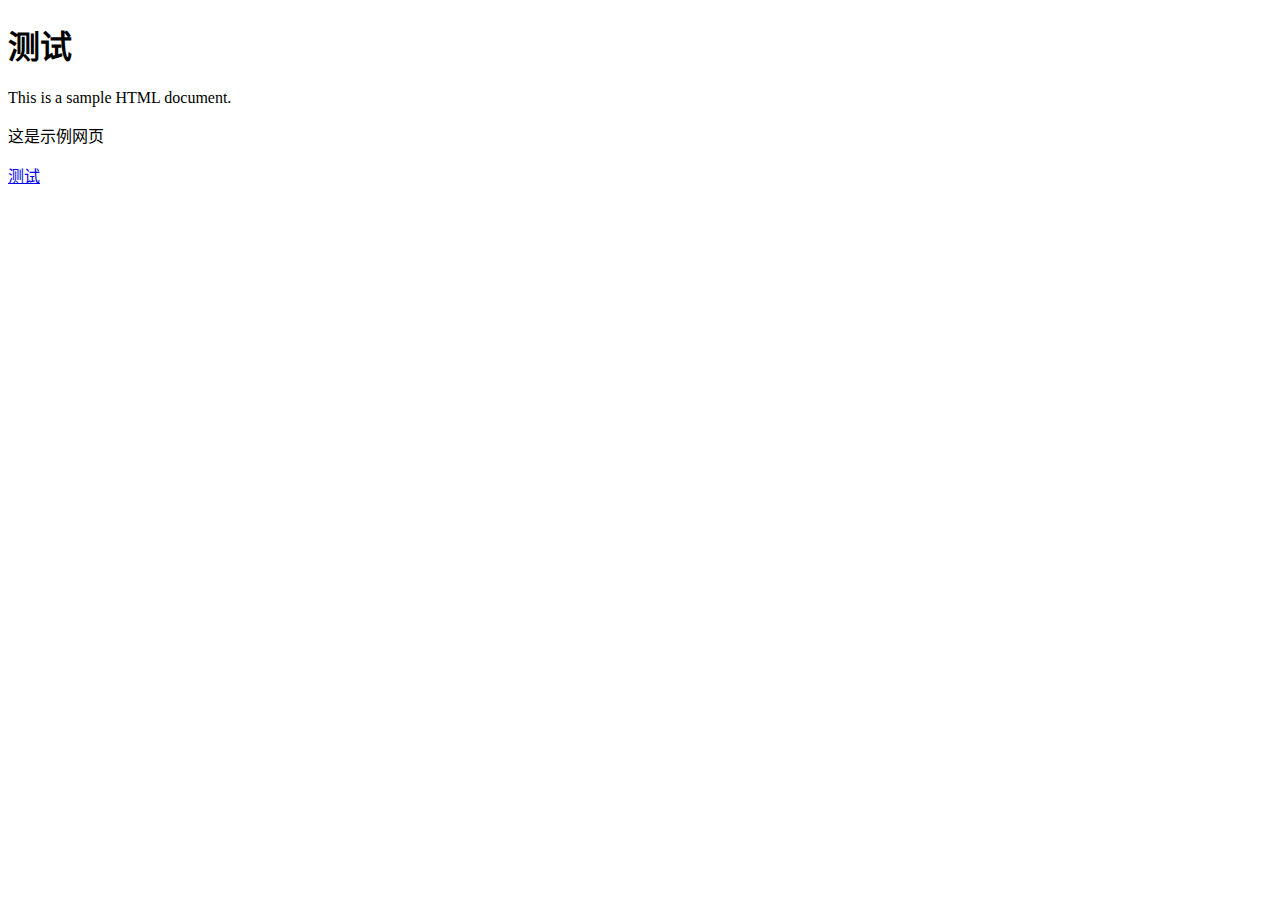
<file: index.html>
<!DOCTYPE html>
<html lang="zh-CN">
<head>
    <meta charset="UTF-8">
    <meta name="viewport" content="width=device-width, initial-scale=1.0">
    <title>博客网站测试</title>    
</head>
<body>
    <h1>测试</h1>
    <p>This is a sample HTML document.</p>
    <p>这是示例网页</p>
    <a href="/home.html" id="test-link">测试</a>
    <div id="captcha" hidden>
        <p>人机验证：点击播放后，数清蜂鸣次数并输入数字。</p>
        <button type="button" id="play-beep">播放蜂鸣</button>
        <input type="number" id="beep-answer" min="1" max="8" placeholder="次数">
        <button type="button" id="confirm-answer">确认</button>
        <button type="button" id="cancel-captcha">取消</button>
        <p id="captcha-message"></p>
    </div>
</body>
<script src="js/recaptcha.js"></script>
</html>
</file>
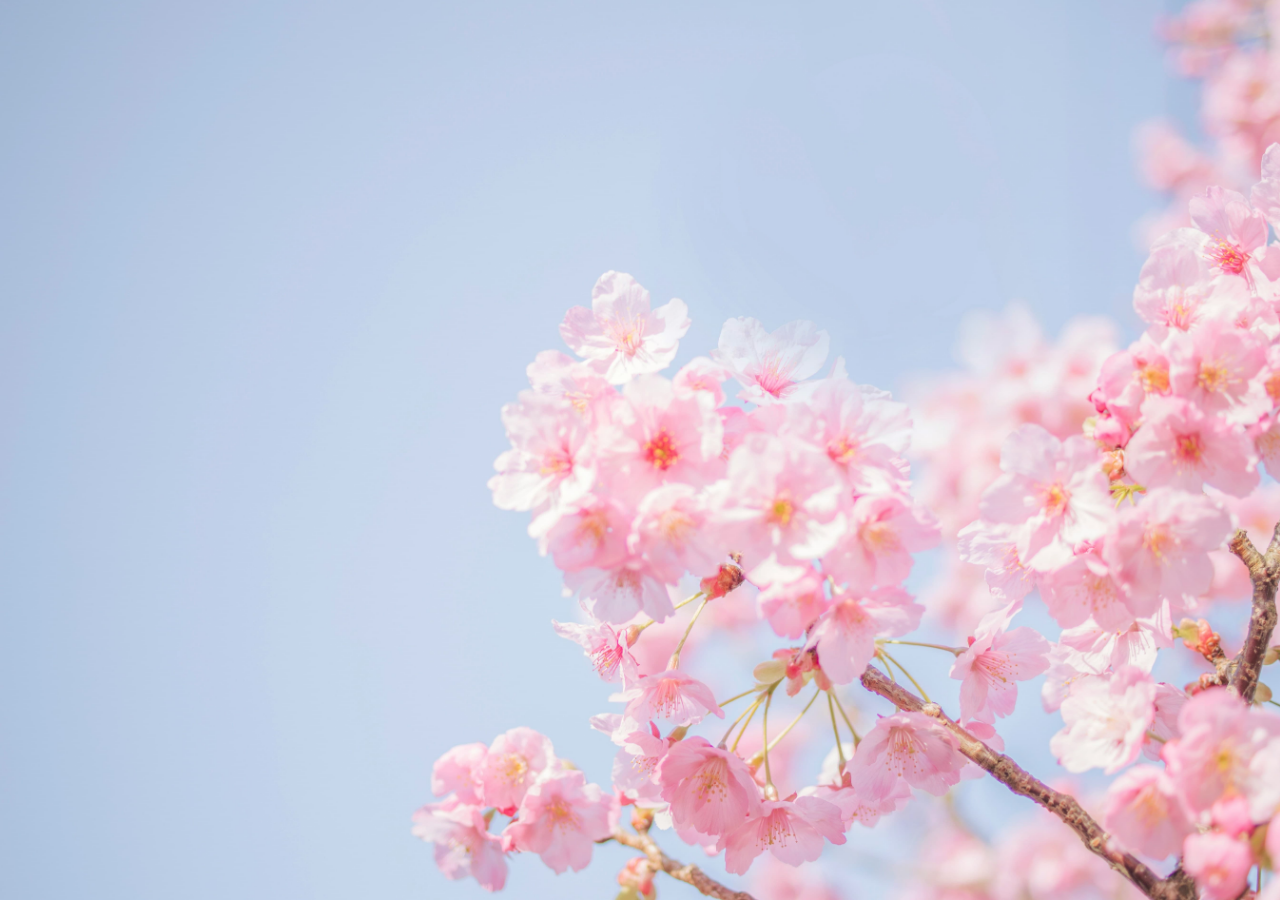
<file: about.html>
<!DOCTYPE html>
<html lang="zh-CN">

<head>
    <meta charset="UTF-8">
    <meta name="viewport" content="width=device-width, initial-scale=1.0">
    <title>关于 - 沐咲汐的博客</title>
    <meta name="description" content="关于沐咲汐的个人博客...">
    <meta name="keywords" content="沐咲汐,二次元,博客">
    <meta name="author" content="沐咲汐">
    <meta name="copyright" content="© 2026 沐咲汐. 保留所有权利.">
    <meta http-equiv="Cache-Control" content="no-transform">
    <meta http-equiv="Expires" content="0">
</head>
<body>
    <div class="glass">

    </div>
</body>

<link rel="stylesheet" href="CSS/container.css">
<link rel="stylesheet" href="CSS/text.css">
<link rel="stylesheet" href="CSS/buttons.css">
<link rel="stylesheet" href="CSS/base.css">
</file>
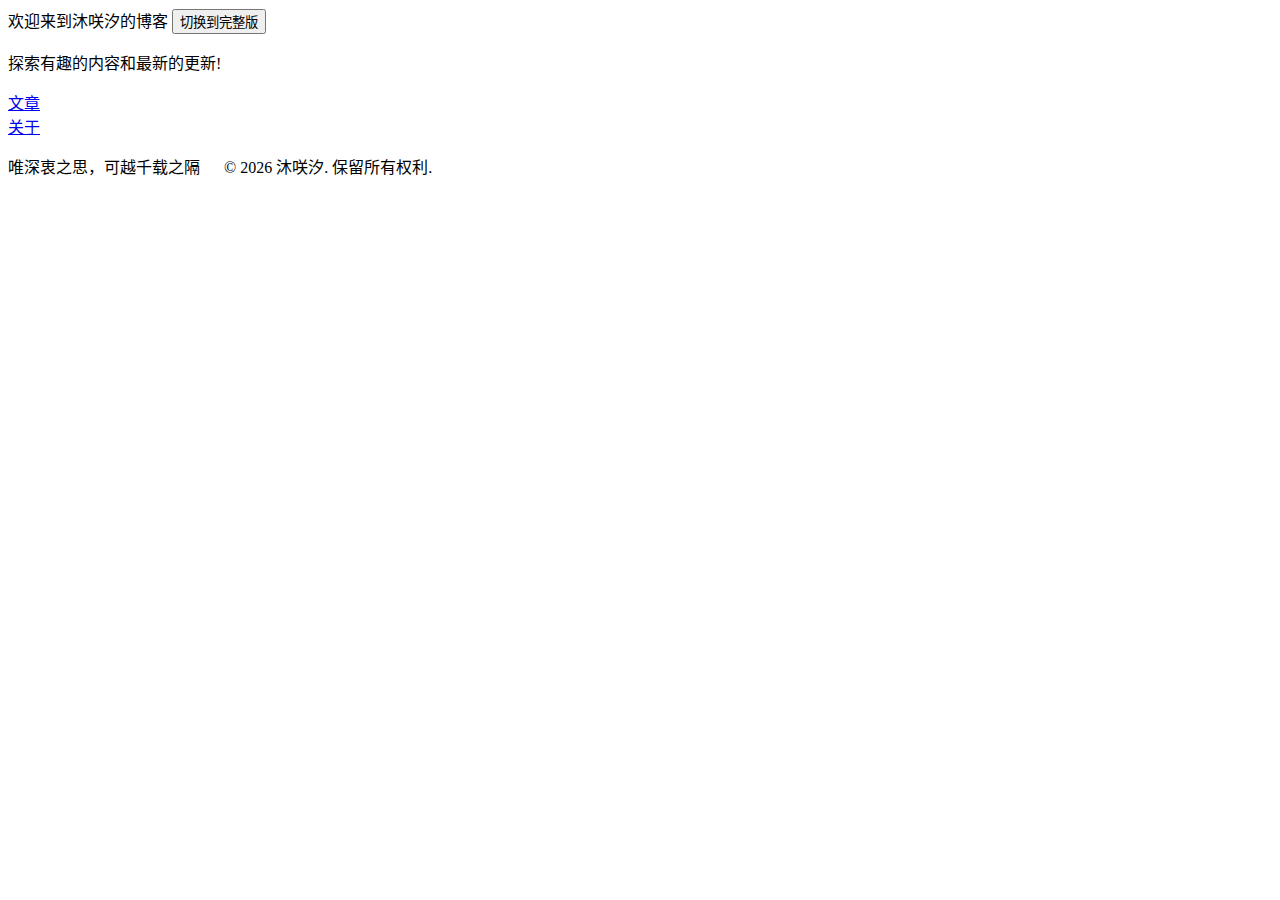
<file: home-simple.html>
<!DOCTYPE html>
<html lang="zh-CN">

<head>
    <meta charset="UTF-8">
    <title>首页 - 沐咲汐的博客（简洁版）</title>
    <meta name="viewport" content="width=device-width,initial-scale=1">
</head>

<body>
    <div>
        <div>欢迎来到沐咲汐的博客
            <button onclick="location.href='/home'">切换到完整版</button>
        </div>
        <p>探索有趣的内容和最新的更新!</p>
    </div>
    <div><a href="/home-simple#articles">
        文章
    </a></div>
    <div><a href="/home-simple#about">
        关于
    </a></div>
    <footer>
        <p>唯深衷之思，可越千载之隔&nbsp;&nbsp;&nbsp;&nbsp;&nbsp;&nbsp;© 2026 沐咲汐. 保留所有权利.</p>
    </footer>
</body>

</html>
</file>
<file: CSS/container.css>
.glass {
  position: fixed;
  inset: 1rem;
  border-radius: 20px;
  display: flex;
  flex-direction: column;
  overflow: visible;
  height: auto;
  overflow-x: hidden;
  overflow-y: auto;
}

.inner-container {
  margin: 1.2rem;
  padding: 1.2rem;
  background-color: white;
  border-radius: 15px;
  box-shadow: 0 4px 10px rgba(0, 0, 0, .1);
}


.inner-container-medium {
  margin: 1rem 0 1rem 1rem;
  padding: 1rem;
  background-color: white;
  border-radius: 15px;
  box-shadow: 0 4px 10px rgba(0, 0, 0, .1);
  width: 28%;
  overflow: hidden;
}

.inner-container-medium-group {
  display: flex;
  flex-direction: row;
  gap: 1rem;
}

.inner-container-medium.but-larger {
  width: 44%;
}

.music-player-iframe-container {
  display: flex;
  gap: 1rem;
  margin-top: 1rem;
  flex-direction: column;
  align-items: center;
  text-align: center;
}

.inner-container-medium-but-larger-group {
  display: flex;
  flex-direction: row;
  gap: 1rem;

}

.yunmusic-iframe-transform {
  transform: scale(1.1);
  margin-top: -1rem;

}

.container-send-comment {
  display: flex;
  flex-direction: row;
  gap: 1.5rem;
  margin-top: 1rem;
  margin-left: 3rem;
}

.container-comments {
  margin: 1.2rem;
  padding: 1.2rem;
  background-color: white;
  border-radius: 15px;
  box-shadow: 0 4px 10px rgba(0, 0, 0, .1);
  width: 95%;
  align-items: center;
  margin-left: 0.4rem;

}

.container-stats {
  display: flex;
  gap: 40px;
  background-color: white;
  border-radius: 12px;
  padding: 12px 30px;
  max-width: 40rem;
  margin: 2rem 0 2rem 16rem;
  box-shadow: 0 4px 10px rgba(0, 0, 0, .1);
  align-items: center;

}
</file>
<file: CSS/text.css>
.text {
    font-family: 'Microsoft YaHei', "Times New Roman";
    font-size: 1rem;
    color: white;
    line-height: 1.6;
    margin: 0.6rem 0;
}

.text-title-A {
    font-family: 'Noto Sans SC Bold', "Times New Roman";
    font-size: 2.1rem;
    color: #ffc0cb;
    font-weight: bold;
    margin: 1.8rem 0 1.2rem 1.2rem;
    letter-spacing: 0.06rem;

}


.text-title-B {
    font-family: 'Noto Sans SC Regular', "Times New Roman";
    font-size: 1rem;
    color: black;
    font-weight: thin;
    margin: -0.3rem 0 1.2rem 1.2rem;
    letter-spacing: 0.06rem;
}


.text-body {
    font-family: 'Microsoft YaHei', "Times New Roman";
    font-size: 0.9rem;
    color: black;
    line-height: 1.6;
    margin: 0.6rem 0 0.6rem 0.6rem;
}

.text-section-title {
    font-family: 'ZCOOL KuaiLe Regular', "Times New Roman";
    font-size: 1.8rem;
    font-weight: light;
    color: #ffc0cb;
    border-radius: 10px;
    margin: 0 0 1rem 0;
    letter-spacing: 0.1rem;
    text-align: center;
    align-items: center;
}

.text-footer {
    font-family: 'Microsoft YaHei', "Times New Roman";
    font-size: 0.7rem;
    color: black;
    line-height: 1.6;
    margin: 0.6rem 0 0.6rem 0.6rem;
    display: flex;
    align-items: center;
}

.text-icon {
    font-family: 'ZCOOL KuaiLe Regular', "Times New Roman";
    font-size: 1.2rem;
    display: inline-flex;
    align-items: center;
    gap: 0.6rem;
}

.text-icon-switchto {
    font-family: 'ZCOOL KuaiLe Regular', "Times New Roman";
    font-size: 1.1rem;
    display: inline-flex;
    align-items: center;
    gap: 0.6rem;
}

.text-icon-sm {
    padding: 0 0 0 1.2rem;
}

.text-icon-sm-bili {
    font-size: 1.6rem;
    color: #00A1D6;
}

.text-icon-sm-dy {
    font-size: 1.6rem;
    color: #fe2c55;
}

.text-icon-sm-git {
    font-size: 1.6rem;
    color: black;
}

.text-icon-sm-qq {
    font-size: 1.6rem;
    color: #12b7f5;
    cursor: pointer;
}

.text-icon-sm-wx {
    font-size: 1.6rem;
    color: #07c160;
    cursor: pointer;
}
</file>
<file: CSS/buttons.css>
.btn-row {
    display: flex;
    margin: auto;
    display: flex;
    align-items: center;
    justify-content: center;
    gap: 12rem;

}

.btn-nav-home {
    font-family: 'Microsoft YaHei', "Times New Roman";
    font-size: 1.1rem;
    color: white;
    line-height: 1.6;
    justify-content: center;
    cursor: pointer;
    text-decoration: none;
    padding: 0.6rem 1rem;
    background-color: pink;
    border: none;
    box-shadow: 2px 2px 5px white;
    border-radius: 30px;
    border: white solid 1px;
    height: 3rem;
    width: 7rem;
    display: inline-flex;
    align-items: center;
    justify-content: center;
    text-align: center;
    transition: all 0.4s ease;

}

.btn-nav-home:hover {
    background: rgba(255, 200, 221, 0.95);
    transform: translateY(-3px);
    box-shadow: 0 5px 12px rgba(0, 0, 0, 0.2);
}

.btn-switchto {
    font-family: 'Microsoft YaHei', "Times New Roman";
    font-size: 0.9rem;
    color: white;
    line-height: 1.6;
    justify-content: center;
    cursor: pointer;
    text-decoration: none;
    padding: 0.6rem 0.6rem;
    background-color: pink;
    border: none;
    border-radius: 30px;
    border: white solid 1px;
    height: 2rem;
    width: 6rem;
    display: inline-flex;
    align-items: center;
    justify-content: center;
    text-align: center;
    transition: all 0.4s ease;
    position: absolute;
    right: 1.6rem;
    top: 1.6rem;

}

.btn-switchto:hover {
    background: rgba(255, 200, 221, 0.95);
    box-shadow: 0 5px 12px rgba(0, 0, 0, 0.2);
}

.btn-switchto-choice {
    font-family: 'Microsoft YaHei', "Times New Roman";
    font-size: 0.9rem;
    color: black;
    line-height: 1.6;
    justify-content: center;
    cursor: pointer;
    text-decoration: none;
    padding: 0.6rem 0.6rem;
    background-color: rgba(255, 255, 255, 0);
    border: none;
    border-radius: 30px;
    border: black solid 1px;
    height: 2rem;
    width: 6rem;
    display: inline-flex;
    align-items: center;
    justify-content: center;
    text-align: center;
    transition: all 0.4s ease;
    margin-top: 1rem;
    
}

.btn-friend-link {
    font-family: 'Microsoft YaHei', 'Times New Roman';
    font-size: 1rem;
    color: white;
    line-height: 1.6;
    justify-content: center;
    cursor: pointer;
    text-decoration: none;
    padding: 0.6rem 1rem;
    background-color: pink;
    border: none;
    box-shadow: 2px 2px 5px white;
    border-radius: 30px;
    border: white solid 1px;
    height: 3rem;
    width: 7.9rem;

}

.btn-submit {
    font-family: 'ZCOOL KuaiLe Regular', "Times New Roman";
    font-size: 1.2rem;
    color: white;
    line-height: 1.6;
    justify-content: center;
    cursor: pointer;
    text-decoration: none;
    padding: 0.6rem 1rem;
    background-color: pink;
    border: none;
    box-shadow: 2px 2px 5px white;
    border-radius: 30px;
    border: white solid 1px;
    height: 3rem;
    width: 7rem;
    display: inline-flex;
    align-items: center;
    justify-content: center;
    text-align: center;
    transition: all 0.4s ease;

}

.btn-submit:hover {
    transform: translateY(-3px);
    box-shadow: 0 5px 12px rgba(0, 0, 0, 0.2);
}

.btn-backtotop {
    font-family: 'Microsoft YaHei', "Times New Roman";
    font-size: 1rem;
    color: white;
    line-height: 1.6;
    justify-content: center;
    cursor: pointer;
    text-decoration: none;
    padding: 0.6rem 1rem;
    background-color: pink;
    box-shadow: 2px 2px 5px white;
    border-radius: 14px;
    border: none;
    height: 3rem;
    width: 3rem;
    display: inline-flex;
    align-items: center;
    justify-content: center;
    text-align: center;
    position: fixed;
    visibility: hidden;
    transition: all 0.4s ease;

}

.btn-backtotop:hover {
    background: rgba(255, 200, 221, 0.95);
    transform: translateY(-3px);
    box-shadow: 0 5px 12px rgba(0, 0, 0, 0.2);
}

.btn-backtotop-show {
    visibility: visible;
    opacity: 1;
    animation: bounceInUp 0.5s ease forwards;
}
</file>
<file: CSS/base.css>
a{
    color: inherit;
    text-decoration: none;
}

body {
  background-color: linear-gradient(135deg, #667eea 0% #764ba2 100%);
  background-image: url("/Resource/IMAGES/background/sakura2-unsplash_compressed.jpg");
  background-size: cover;
  background-attachment: fixed;
  background-repeat: no-repeat;
}

footer {
  margin-top: auto;
  padding: 0.6rem 1.2rem;
  background-color: white;
  text-align: center;
  font-size: 1rem;
}

*{
-webkit-tap-highlight-color:transparent !important;

}

*::-moz-focus-inner {
  border: 0 !important;

}
</file>
